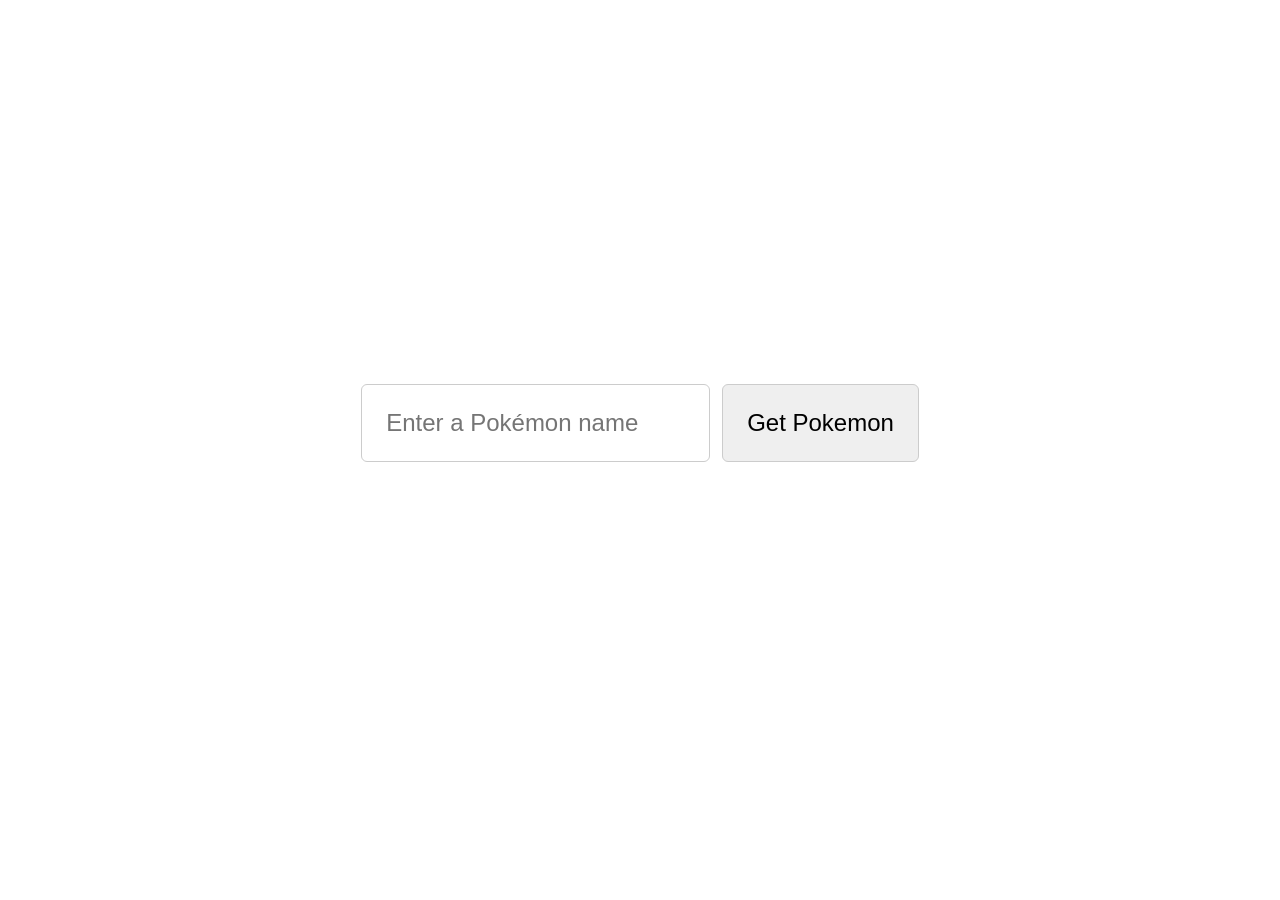
<file: API Challenge/index.html>
<!DOCTYPE html>
<html lang="en">
<head>
    <title>API Challenge</title>
    <link rel="Stylesheet" href="style.css">
</head>
    <body>
        <div id="search">
            <input type="text" id="pokemonName" placeholder="Enter a Pokémon name">
            <button id="getPokemonBtn">Get Pokemon</button>
        </div>

        <div id="result">
            <h2 id="pokemonTitle"></h2>
            <img id="pokemonImage" alt="">
            <p id="pokemonType"></p>
        </div>

        <script src="scripts.js" defer></script>
    </body>
</html>
</file>
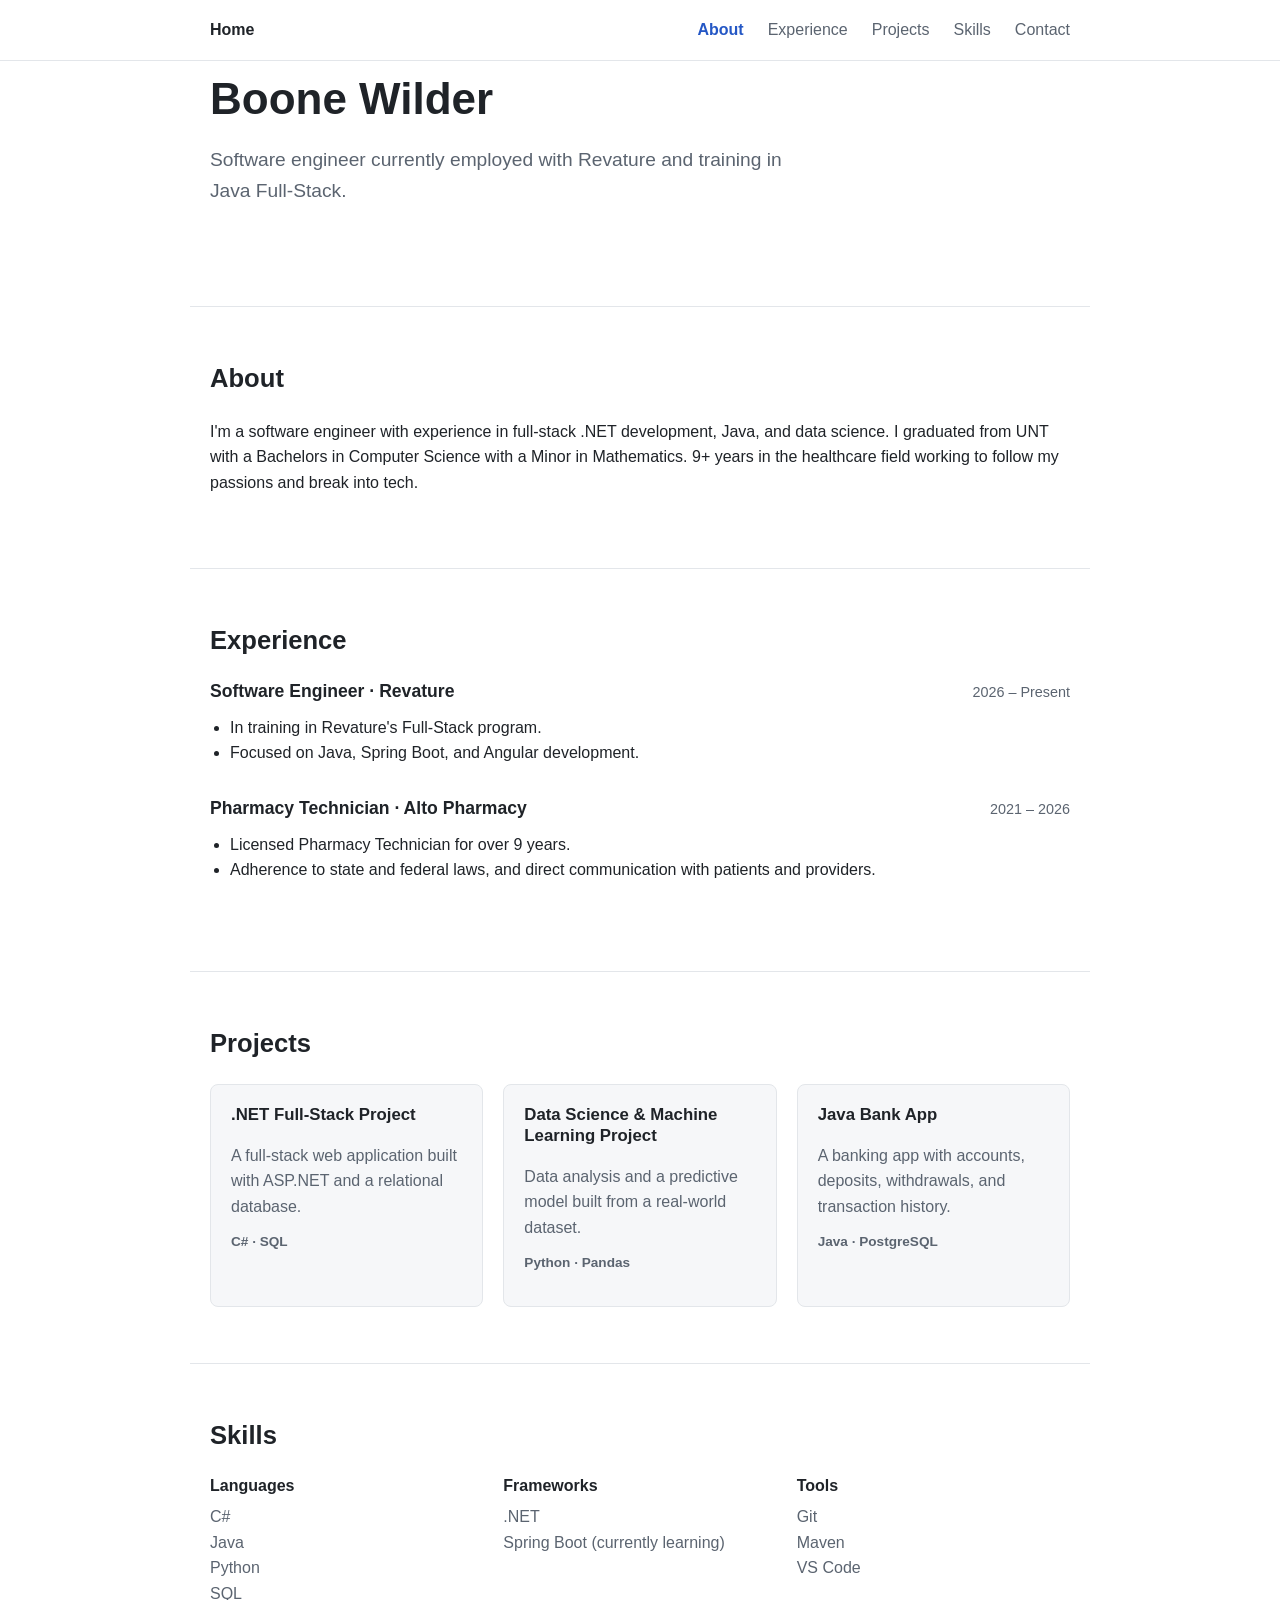
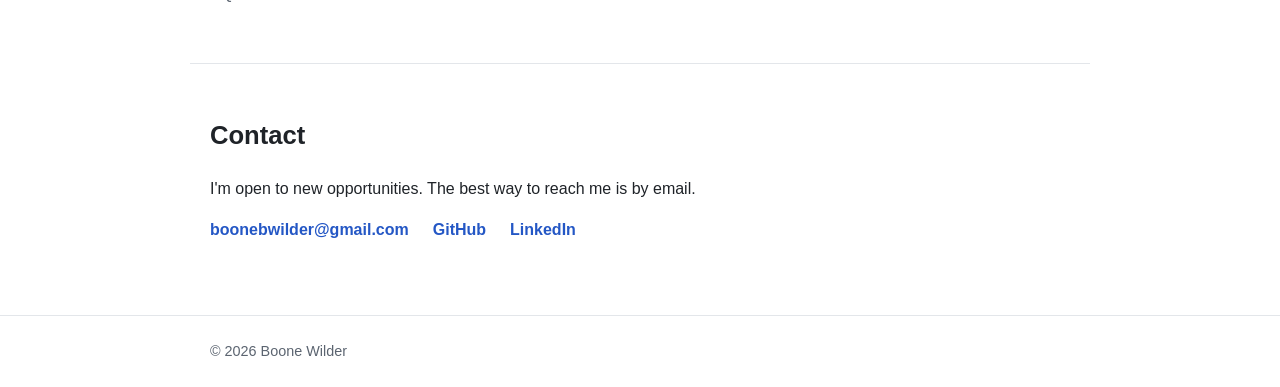
<file: HTML CSS JS Challenge/professional.html>
<!DOCTYPE html>
<html lang="en">
<head>
    <meta charset="UTF-8">
    <meta name="viewport" content="width=device-width, initial-scale=1.0">
    <title>Boone Wilder | Software Engineer</title>
    <link rel="stylesheet" href="professional.css">
</head>
<body>
    <!-- Navigation bar (stays at the top while scrolling) -->
    <header class="site-header">
        <nav class="nav container">
            <a href="#top" class="nav-logo">Home</a>

            <!-- Menu button, only visible on small screens -->
            <button class="nav-toggle" aria-label="Toggle menu" aria-expanded="false">&#9776;</button>

            <ul class="nav-links">
                <li><a href="#about">About</a></li>
                <li><a href="#experience">Experience</a></li>
                <li><a href="#projects">Projects</a></li>
                <li><a href="#skills">Skills</a></li>
                <li><a href="#contact">Contact</a></li>
            </ul>
        </nav>
    </header>

    <main id="top">
        <!-- Intro / hero section -->
        <section class="about container">
            
            <h1>Boone Wilder</h1>
            <!-- <p class="eyebrow">Software Engineer</p> -->
            <p class="intro">
                Software engineer currently employed with Revature and training in Java Full-Stack.
            </p>
        </section>

        <!-- About -->
        <section id="about" class="section container">
            <h2>About</h2>
            <p>
                I'm a software engineer with experience in full-stack .NET development,
                Java, and data science. I graduated from UNT with a Bachelors in Computer Science with a Minor in Mathematics.
                9+ years in the healthcare field working to follow my passions and break into tech.
            </p>
        </section>

        <!-- Experience -->
        <section id="experience" class="section container">
            <h2>Experience</h2>

            <article class="entry">
                <div class="entry-header">
                    <h3>Software Engineer &middot; Revature</h3>
                    <span class="entry-date">2026 &ndash; Present</span>
                </div>
                <ul>
                    <li>In training in Revature's Full-Stack program.</li>
                    <li>Focused on Java, Spring Boot, and Angular development.</li>
                </ul>
            </article>

            <article class="entry">
                <div class="entry-header">
                    <h3>Pharmacy Technician &middot; Alto Pharmacy</h3>
                    <span class="entry-date">2021 &ndash; 2026</span>
                </div>
                <ul>
                    <li>Licensed Pharmacy Technician for over 9 years.</li>
                    <li>Adherence to state and federal laws, and direct communication with patients and providers.</li>
                </ul>
            </article>
        </section>

        <!-- Projects -->
        <section id="projects" class="section container">
            <h2>Projects</h2>
            <div class="card-grid">
                <article class="card">
                    <h3>.NET Full-Stack Project</h3>
                    <p>A full-stack web application built with ASP.NET and a relational database.</p>
                    <p class="tags">C#  &middot; SQL</p>
                </article>

                <article class="card">
                    <h3>Data Science &amp; Machine Learning Project</h3>
                    <p>Data analysis and a predictive model built from a real-world dataset.</p>
                    <p class="tags">Python &middot; Pandas </p>
                </article>

                <article class="card">
                    <h3>Java Bank App</h3>
                    <p>A banking app with accounts, deposits, withdrawals, and transaction history.</p>
                    <p class="tags">Java &middot; PostgreSQL</p>
                </article>
            </div>
        </section>

        <!-- Skills -->
        <section id="skills" class="section container">
            <h2>Skills</h2>
            <div class="skills-grid">
                <div>
                    <h3>Languages</h3>
                    <ul class="skill-list">
                        <li>C#</li>
                        <li>Java</li>
                        <li>Python</li>
                        <li>SQL</li>
                    </ul>
                </div>
                <div>
                    <h3>Frameworks</h3>
                    <ul class="skill-list">
                        <li>.NET</li>
                        <li>Spring Boot (currently learning)</li>
                    </ul>
                </div>
                <div>
                    <h3>Tools</h3>
                    <ul class="skill-list">
                        <li>Git</li>
                        <li>Maven</li>
                        <li>VS Code</li>
                    </ul>
                </div>
            </div>
        </section>

        <!-- Contact -->
        <section id="contact" class="section container">
            <h2>Contact</h2>
            <p>I'm open to new opportunities. The best way to reach me is by email.</p>
            <p class="contact-links">
                <a href="mailto:boonebwilder@gmail.com">boonebwilder@gmail.com</a>
                <a href="https://github.com/bnwldr" target="_blank" rel="noopener">GitHub</a>
                <a href="https://linkedin.com/in/boone-wilder" target="_blank" rel="noopener">LinkedIn</a>
            </p>
        </section>
    </main>

    <footer class="site-footer">
        <div class="container">
            <p>&copy; <span id="year"></span> Boone Wilder</p>
        </div>
    </footer>

    <script src="professional.js" defer></script>
</body>
</html>
</file>
<file: API Challenge/style.css>
html, body {
    height: 100%;
    /* Ensures the body takes up the full screen height */
    margin: 0;
    /* Removes default browser margins */
}

body {
    display: flex;
    flex-direction: column;
    justify-content: center;
    align-items: center;
    font-size: 1.5em;
    width: 75%;
    margin: 0 auto;
    min-height: 100dvh;
}

#search {
    display: flex;
    gap: 0.5em;
    margin-bottom: 1em;
}

#search input,
#search button {
    font-size: 1em;
    padding: 1em 1em;
    border-radius: 6px;
    border: 1px solid #ccc;
}

/* #search button {
    background-color: #ef5350;
    color: white;
    border: none;
    cursor: pointer;
} */

#search button:hover {
    background-color: #d32f2f;
}

#result {
    text-align: center;
}

#pokemonTitle {
    text-transform: capitalize;
}

#pokemonImage {
    display: none;
    width: 200px;
    height: 200px;
    margin: 0 auto;
    image-rendering: pixelated;
}
</file>
<file: HTML CSS JS Challenge/professional.css>
/* ---------- Colour and spacing variables ---------- */
:root {
    --bg: #ffffff;
    --bg-alt: #f6f7f9;
    --text: #1f2328;
    --muted: #5b6470;
    --border: #e3e6ea;
    --accent: #2457c5;
    --max-width: 900px;
}

/* ---------- Base styles ---------- */
* {
    box-sizing: border-box;
}

html {
    scroll-behavior: smooth;
    /* Leave room for the sticky header when jumping to a section */
    scroll-padding-top: 70px;
}

body {
    margin: 0;
    font-family: -apple-system, BlinkMacSystemFont, "Segoe UI", Roboto, Helvetica, Arial, sans-serif;
    line-height: 1.6;
    color: var(--text);
    background-color: var(--bg);
}

h1, h2, h3 {
    line-height: 1.25;
    margin-top: 0;
}

a {
    color: var(--accent);
    text-decoration: none;
}

a:hover {
    text-decoration: underline;
}

/* Centres content and limits its width */
.container {
    max-width: var(--max-width);
    margin: 0 auto;
    padding: 0 20px;
}

/* ---------- Header / navigation ---------- */
.site-header {
    position: sticky;
    top: 0;
    background-color: var(--bg);
    border-bottom: 1px solid var(--border);
    z-index: 10;
}

.nav {
    display: flex;
    justify-content: space-between;
    align-items: center;
    height: 60px;
}

.nav-logo {
    font-weight: 700;
    color: var(--text);
}

.nav-links {
    display: flex;
    gap: 24px;
    list-style: none;
    margin: 0;
    padding: 0;
}

.nav-links a {
    color: var(--muted);
}

/* Highlights the link for the section currently on screen (set by JS) */
.nav-links a.current {
    color: var(--accent);
    font-weight: 600;
}

.nav-toggle {
    display: none;
    background: none;
    border: none;
    font-size: 1.5rem;
    cursor: pointer;
    color: var(--text);
}

/* ---------- Hero ---------- */
.about {
    padding-top: 10px;
    padding-bottom: 80px;
}

.eyebrow {
    color: var(--accent);
    font-weight: 600;
    text-transform: uppercase;
    letter-spacing: 0.08em;
    font-size: 0.85rem;
    margin: 0 0 8px;
}

.about h1 {
    font-size: 2.75rem;
    margin-bottom: 16px;
}

.intro {
    font-size: 1.2rem;
    color: var(--muted);
    max-width: 600px;
}

/* ---------- Buttons ---------- */
.btn {
    display: inline-block;
    padding: 10px 20px;
    border-radius: 6px;
    font-weight: 600;
    border: 1px solid var(--accent);
}

.btn:hover {
    text-decoration: none;
}

.btn-primary {
    background-color: var(--accent);
    color: #ffffff;
}

.btn-secondary {
    background-color: transparent;
    color: var(--accent);
}

/* ---------- Sections ---------- */
.section {
    padding-top: 56px;
    padding-bottom: 56px;
    border-top: 1px solid var(--border);
}

.section h2 {
    font-size: 1.6rem;
    margin-bottom: 24px;
}

/* Experience entries */
.entry {
    margin-bottom: 32px;
}

.entry-header {
    display: flex;
    justify-content: space-between;
    align-items: baseline;
    flex-wrap: wrap;
    gap: 8px;
}

.entry-header h3 {
    font-size: 1.1rem;
    margin-bottom: 4px;
}

.entry-date {
    color: var(--muted);
    font-size: 0.9rem;
}

.entry ul {
    margin: 8px 0 0;
    padding-left: 20px;
}

/* Project cards */
.card-grid {
    display: grid;
    grid-template-columns: repeat(auto-fit, minmax(250px, 1fr));
    gap: 20px;
}

.card {
    padding: 20px;
    border: 1px solid var(--border);
    border-radius: 8px;
    background-color: var(--bg-alt);
}

.card h3 {
    font-size: 1.05rem;
}

.card p {
    margin: 0 0 12px;
    color: var(--muted);
}

.tags {
    font-size: 0.85rem;
    font-weight: 600;
    color: var(--text);
}

/* Skills */
.skills-grid {
    display: grid;
    grid-template-columns: repeat(auto-fit, minmax(180px, 1fr));
    gap: 20px;
}

.skills-grid h3 {
    font-size: 1rem;
    margin-bottom: 8px;
}

.skill-list {
    list-style: none;
    padding: 0;
    margin: 0;
    color: var(--muted);
}

/* Contact */
.contact-links {
    display: flex;
    gap: 24px;
    flex-wrap: wrap;
    font-weight: 600;
}

/* ---------- Footer ---------- */
.site-footer {
    border-top: 1px solid var(--border);
    padding: 24px 0;
    color: var(--muted);
    font-size: 0.9rem;
}

.site-footer .container {
    display: flex;
    justify-content: space-between;
    align-items: center;
}

.site-footer p {
    margin: 0;
}

/* ---------- Small screens (phones) ---------- */
@media (max-width: 640px) {
    .nav-toggle {
        display: block;
    }

    /* Menu is hidden until the toggle button is clicked */
    .nav-links {
        display: none;
        position: absolute;
        top: 60px;
        left: 0;
        right: 0;
        flex-direction: column;
        gap: 0;
        background-color: var(--bg);
        border-bottom: 1px solid var(--border);
    }

    .nav-links.open {
        display: flex;
    }

    .nav-links a {
        display: block;
        padding: 12px 20px;
    }

    .hero {
        padding-top: 60px;
        padding-bottom: 48px;
    }

    .hero h1 {
        font-size: 2rem;
    }
}
</file>
